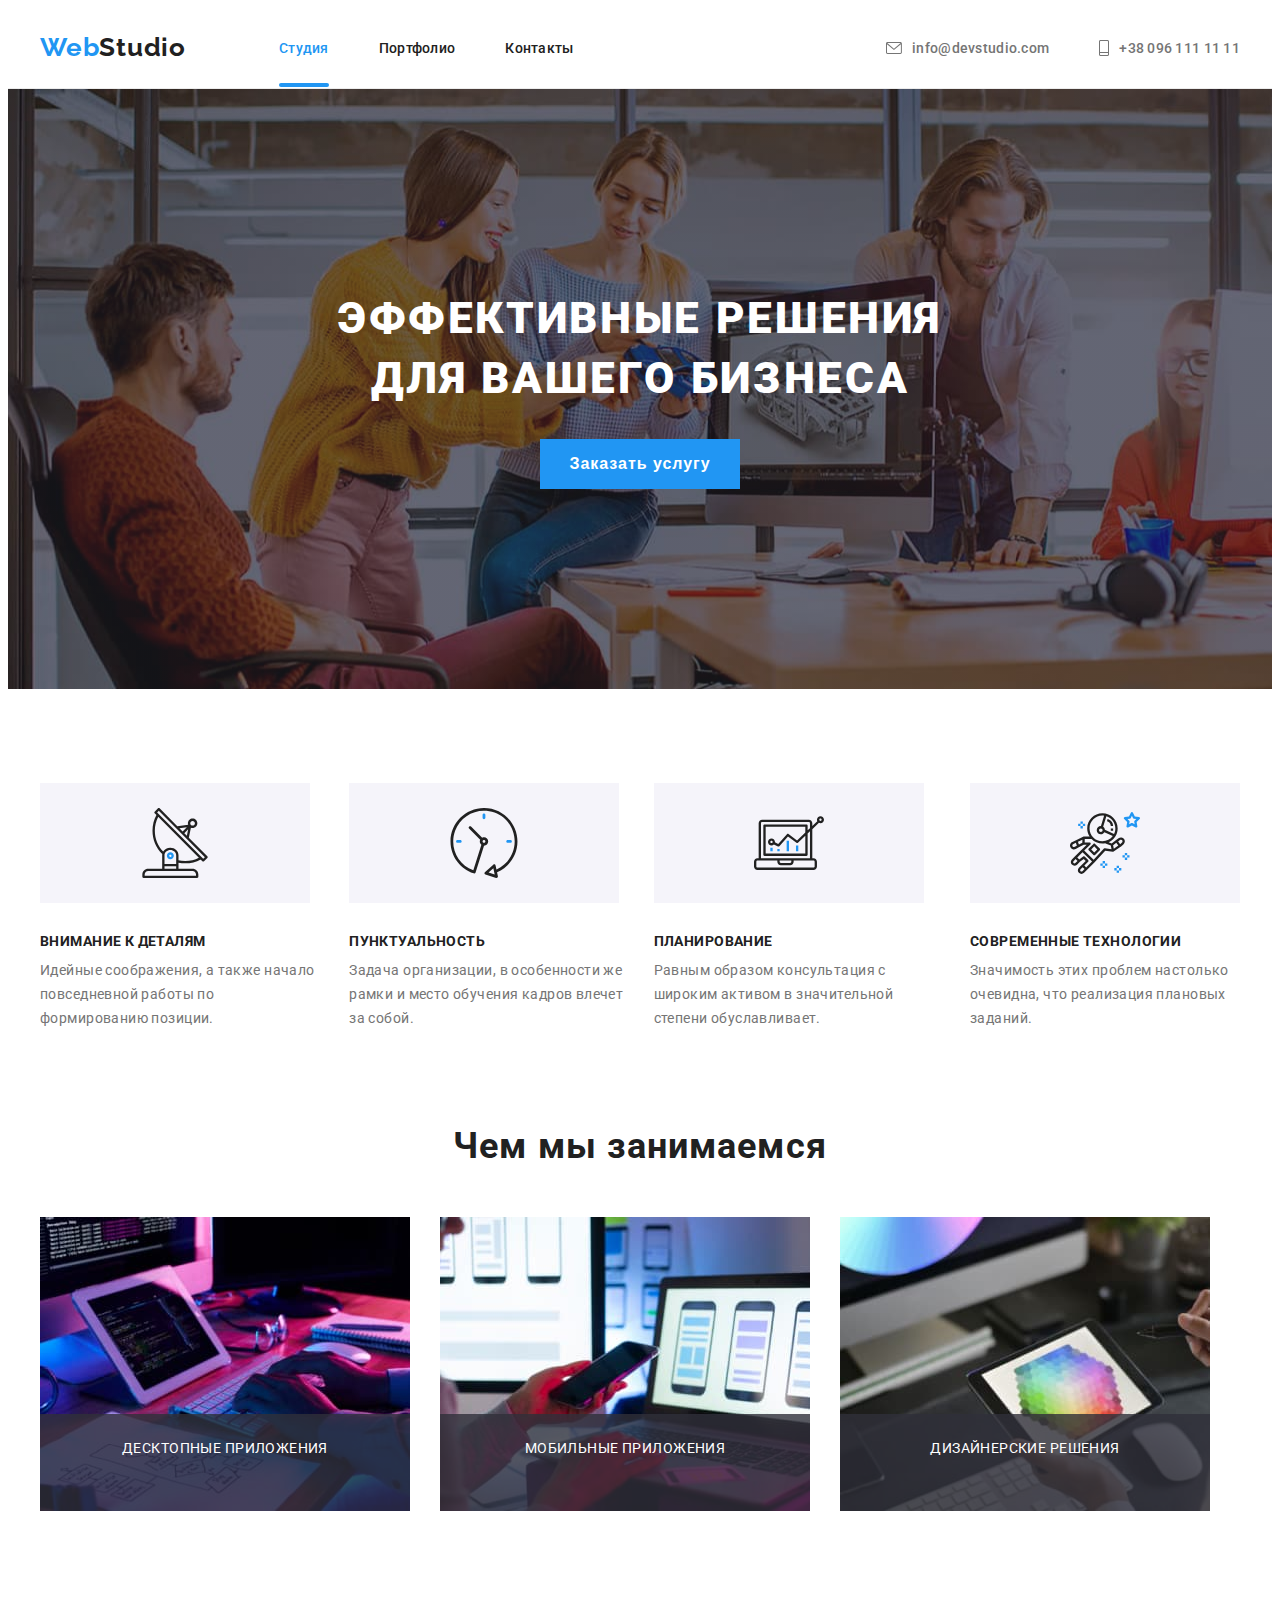
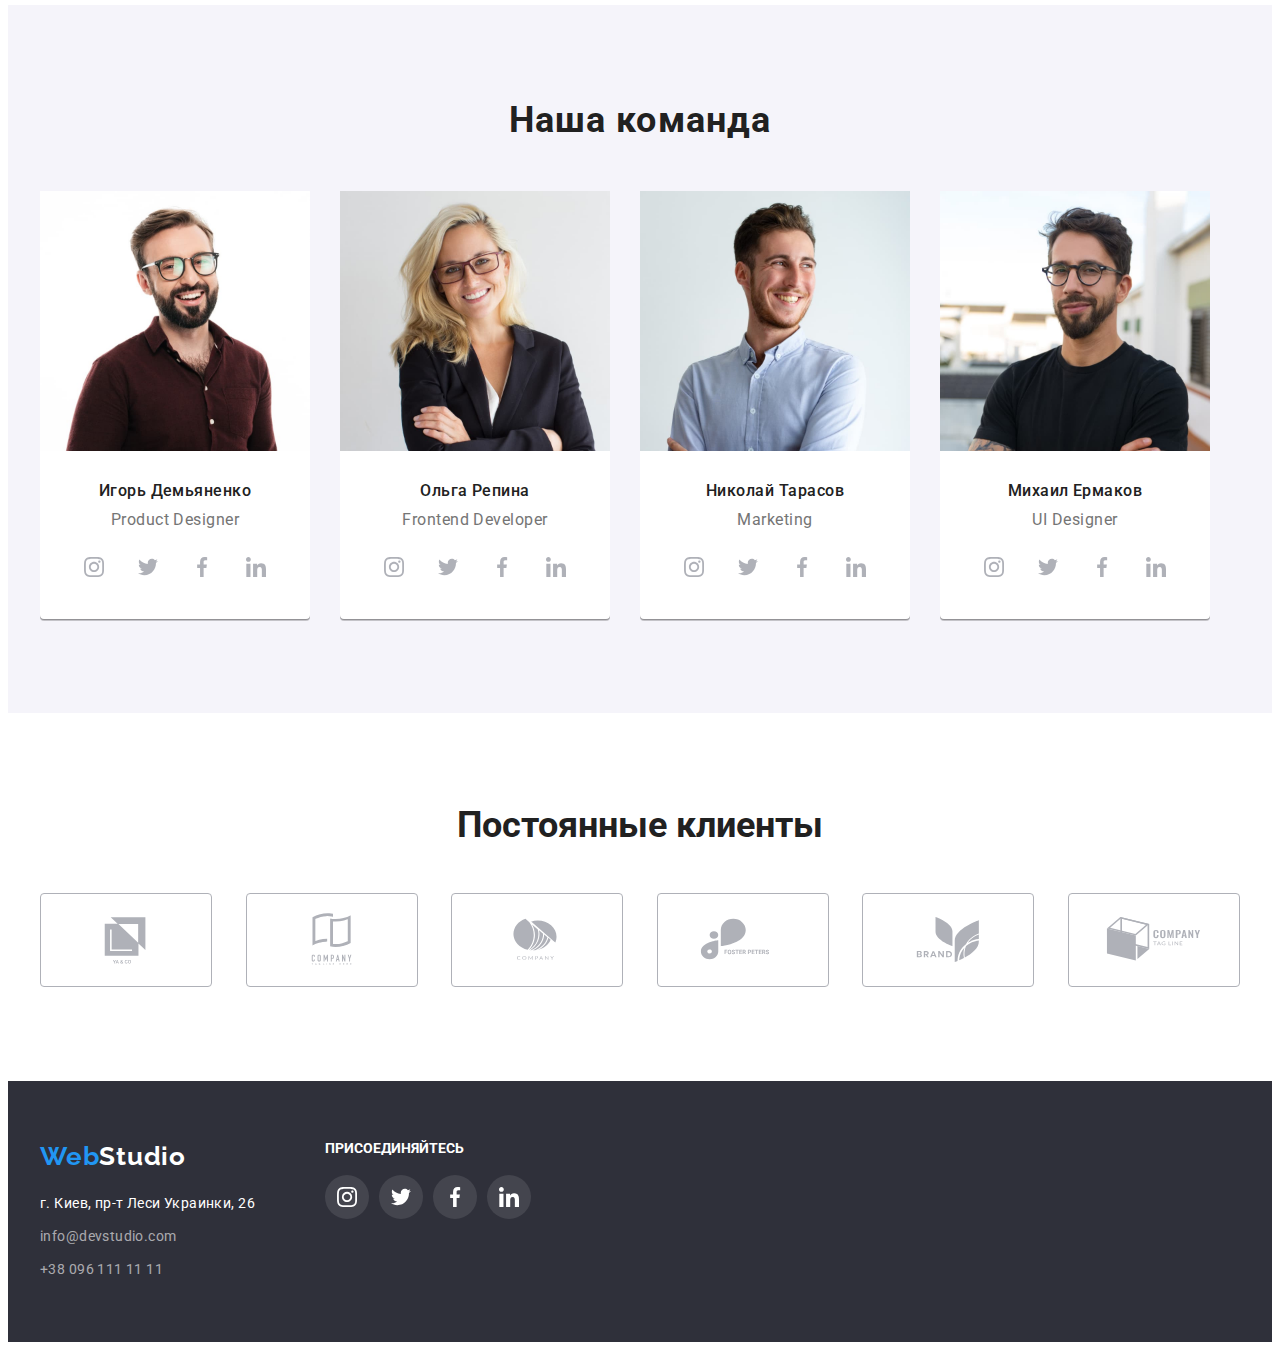
<file: index.html>
<!DOCTYPE html>
<html lang="ru">

<head>
    <meta charset="UTF-8" />
    <meta http-equiv="X-UA-Compatible" content="IE=edge" />
    <meta name="viewport" content="width=, initial-scale=1.0" />
    <title>Document</title>
    <link
        href="https://fonts.googleapis.com/css2?family=Raleway:wght@700&family=Roboto:wght@400;500;700;900&display=swap"
        rel="stylesheet">
    <link rel="stylesheet" href="https://cdnjs.cloudflare.com/ajax/libs/modern-normalize/1.1.0/modern-normalize.min.css"
        integrity="sha512-wpPYUAdjBVSE4KJnH1VR1HeZfpl1ub8YT/NKx4PuQ5NmX2tKuGu6U/JRp5y+Y8XG2tV+wKQpNHVUX03MfMFn9Q=="
        crossorigin="anonymous" referrerpolicy="no-referrer" />
    <link rel="stylesheet" href="./css/styles.css" />
</head>

<body>
    <header class="header">
        <div class="container header-container">
            <nav class="header-navigation">
                <a lang="en" class="link header-web-logo" href="./index.html">Web<span
                        class="header-Studio-logo">Studio</span></a>
                <ul class="list header-list">
                    <li class="header-item"><a class="link header-link current" href="./index.html">Студия</a></li>
                    <li class="header-item"><a class="link header-link" href="./portfolio.html">Портфолио</a></li>
                    <li class="header-item"><a class="link header-link" href="">Контакты</a></li>
                </ul>
            </nav>
            <ul class="header-connect-list list">
                <li class="header-connect-item"><a class="header-mailto link" href="mailto:info@devstudio.com">
                        <svg class="header-connect-icon-mailto" width="16" height="12">
                            <use href="./image/icons.svg#icon-mail"></use>
                        </svg>info@devstudio.com</a>
                </li>
                <li class="header-connect-item"><a class="header-tel-link link" href="tel:+380961111111">
                        <svg class="header-connect-icon-tel" width="10" height="16">
                            <use href="./image/icons.svg#icon-tel"></use>
                        </svg>+38 096 111 11 11</a>
                </li>
            </ul>
        </div>
    </header>
    <main>
        <section class="hero">
            <div class="container hero-container">
                <h1 class="hero-title">Эффективные решения для вашего бизнеса</h1>
            </div>
            <div class="hero-container-btn"><button class="hero-btn" type="button" data-modal-open>
                    Заказать услугу</button>
            </div>
        </section>
        <section class="benefits">
            <div class="container benefits-container">
                <ul class="benefits-list list">
                    <li class="benefits-item">
                        <div class="benefits-item-icon">
                            <svg class="benefits-icon" width="70" height="70">
                                <use href="./image/icons.svg#icon-antenna"></use>
                            </svg>
                        </div>
                        <h3 class="benefits-title">Внимание к деталям</h3>
                        <p class="benefits-text">Идейные соображения, а также начало повседневной работы по формированию
                            позиции.</p>
                    </li>
                    <li class="benefits-item">
                        <div class="benefits-item-icon">
                            <svg class="benefits-icon" width="70" height="70">
                                <use href="./image/icons.svg#icon-clock"></use>
                            </svg>
                        </div>
                        <h3 class="benefits-title">Пунктуальность</h3>
                        <p class="benefits-text">Задача организации, в особенности же рамки и место обучения кадров
                            влечет
                            за собой.</p>
                    </li>
                    <li class="benefits-item">
                        <div class="benefits-item-icon">
                            <svg class="benefits-icon" width="70" height="70">
                                <use href="./image/icons.svg#icon-diagram"></use>
                            </svg>
                        </div>
                        <h3 class="benefits-title">Планирование</h3>
                        <p class="benefits-text"> Равным образом консультация с широким активом в значительной степени
                            обуславливает.</p>
                    </li>
                    <li class="benefits-item">
                        <div class="benefits-item-icon">
                            <svg class="benefits-icon" width="70" height="70">
                                <use href="./image/icons.svg#icon-astronaut"></use>
                            </svg>
                        </div>
                        <h3 class="benefits-title">Современные технологии</h3>
                        <p class="benefits-text">Значимость этих проблем настолько очевидна, что реализация плановых
                            заданий.</p>
                    </li>
                </ul>
            </div>
        </section>
        <section class="about">
            <div class="container about-container">
                <h2 class="about-title">Чем мы занимаемся</h2>
                <ul class="about-list list">
                    <li class="about-item">
                        <img class="about-item-img" src="./image/img1.jpg" alt="варианты работы за компьютером"
                            width="370" height="294" />
                        <div class="about-item-text">Десктопные приложения</div>
                    </li>
                    <li class="about-item">
                        <img class="about-item-img" src="./image/img2.jpg" alt="варианты работы за компьютером"
                            width="370" height="294" />
                        <div class="about-item-text">Мобильные приложения</div>
                    </li>
                    <li class="about-item">
                        <img class="about-item-img" src="./image/img3.jpg" alt="варианты работы за компьютером"
                            width="370" height="294" />
                        <div class="about-item-text">Дизайнерские решения</div>
                    </li>
                </ul>
            </div>
        </section>
        <section class="team">
            <div class="container team-container">
                <h2 class="team-title">Наша команда</h2>
                <ul class="team-list list">
                    <li class="team-item">
                        <img class="team-item-img" src="./image/img4.jpg" alt="фото Игоря Демьяненко" width="270"
                            height="260" />
                        <div class="team-card-image">
                            <h3 class="team-item-title">Игорь Демьяненко</h3>
                            <p lang="en" class="team-item-text">Product Designer</p>
                            <ul class="team-social-list list">
                                <li class="team-social-item">
                                    <a href="" class="team-social-link link">
                                        <svg class="team-social-icon" width="20" height="20">
                                            <use href="./image/icons.svg#icon-instagram"></use>
                                        </svg>
                                    </a>
                                </li>
                                <li class="team-social-item">
                                    <a href="" class="team-social-link link">
                                        <svg class="team-social-icon" width="20" height="20">
                                            <use href="./image/icons.svg#icon-twitter"></use>
                                        </svg>
                                    </a>
                                </li>
                                <li class="team-social-item">
                                    <a href="" class="team-social-link link">
                                        <svg class="team-social-icon" width="20" height="20">
                                            <use href="./image/icons.svg#icon-facebook"></use>
                                        </svg>
                                    </a>
                                </li>
                                <li class="team-social-item">
                                    <a href="" class="team-social-link link">
                                        <svg class="team-social-icon" width="20" height="20">
                                            <use href="./image/icons.svg#icon-linkedin"></use>
                                        </svg>
                                    </a>
                                </li>
                            </ul>
                        </div>
                    </li>
                    <li class="team-item">
                        <img class="team-item-img" src="./image/img5.jpg" alt="фото Ольги Репиной" width="270"
                            height="260" />
                        <div class="team-card-image">
                            <h3 class="team-item-title">Ольга Репина</h3>
                            <p lang="en" class="team-item-text">Frontend Developer</p>
                            <ul class="team-social-list list">
                                <li class="team-social-item">
                                    <a href="" class="team-social-link">
                                        <svg class="team-social-icon" width="20" height="20">
                                            <use href="./image/icons.svg#icon-instagram"></use>
                                        </svg>
                                    </a>
                                </li>
                                <li class="team-social-item">
                                    <a href="" class="team-social-link">
                                        <svg class="team-social-icon" width="20" height="20">
                                            <use href="./image/icons.svg#icon-twitter"></use>
                                        </svg>
                                    </a>
                                </li>
                                <li class="team-social-item">
                                    <a href="" class="team-social-link">
                                        <svg class="team-social-icon" width="20" height="20">
                                            <use href="./image/icons.svg#icon-facebook"></use>
                                        </svg>
                                    </a>
                                </li>
                                <li class="team-social-item">
                                    <a href="" class="team-social-link">
                                        <svg class="team-social-icon" width="20" height="20">
                                            <use href="./image/icons.svg#icon-linkedin"></use>
                                        </svg>
                                    </a>
                                </li>
                            </ul>
                        </div>
                    </li>
                    <li class="team-item">
                        <img class="team-item-img" src="./image/img6.jpg" alt="фото Николая Тарасова" width="270"
                            height="260" />
                        <div class="team-card-image">
                            <h3 class="team-item-title">Николай Тарасов</h3>
                            <p lang="en" class="team-item-text">Marketing</p>
                            <ul class="team-social-list list">
                                <li class="team-social-item">
                                    <a href="" class="team-social-link">
                                        <svg class="team-social-icon" width="20" height="20">
                                            <use href="./image/icons.svg#icon-instagram"></use>
                                        </svg>
                                    </a>
                                </li>
                                <li class="team-social-item">
                                    <a href="" class="team-social-link">
                                        <svg class="team-social-icon" width="20" height="20">
                                            <use href="./image/icons.svg#icon-twitter"></use>
                                        </svg>
                                    </a>
                                </li>
                                <li class="team-social-item">
                                    <a href="" class="team-social-link">
                                        <svg class="team-social-icon" width="20" height="20">
                                            <use href="./image/icons.svg#icon-facebook"></use>
                                        </svg>
                                    </a>
                                </li>
                                <li class="team-social-item">
                                    <a href="" class="team-social-link">
                                        <svg class="team-social-icon" width="20" height="20">
                                            <use href="./image/icons.svg#icon-linkedin"></use>
                                        </svg>
                                    </a>
                                </li>
                            </ul>
                        </div>
                    </li>
                    <li class="team-item">
                        <img class="team-item-img" src="./image/img7.jpg" alt="фото Михаила Ермакова" width="270"
                            height="260" />
                        <div class="team-card-image">
                            <h3 class="team-item-title">Михаил Ермаков</h3>
                            <p lang="en" class="team-item-text">UI Designer</p>
                            <ul class="team-social-list list">
                                <li class="team-social-item">
                                    <a href="" class="team-social-link">
                                        <svg class="team-social-icon" width="20" height="20">
                                            <use href="./image/icons.svg#icon-instagram"></use>
                                        </svg>
                                    </a>
                                </li>
                                <li class="team-social-item">
                                    <a href="" class="team-social-link">
                                        <svg class="team-social-icon" width="20" height="20">
                                            <use href="./image/icons.svg#icon-twitter"></use>
                                        </svg>
                                    </a>
                                </li>
                                <li class="team-social-item">
                                    <a href="" class="team-social-link">
                                        <svg class="team-social-icon" width="20" height="20">
                                            <use href="./image/icons.svg#icon-facebook"></use>
                                        </svg>
                                    </a>
                                </li>
                                <li class="team-social-item">
                                    <a href="" class="team-social-link">
                                        <svg class="team-social-icon" width="20" height="20">
                                            <use href="./image/icons.svg#icon-linkedin"></use>
                                        </svg>
                                    </a>
                                </li>
                            </ul>
                        </div>
                    </li>
                </ul>
            </div>
        </section>
        <section class="customers">
            <div class="container customers-container">
                <h2 class="customers-title">Постоянные клиенты</h2>
                <ul class="customers-list list">
                    <li class="customers-item">
                        <a href="" class="customers-link link">
                            <svg class="customers-svg">
                                <use href="./image/icons.svg#icon-Logo-1"></use>
                            </svg>
                        </a>
                    </li>
                    <li class="customers-item">
                        <a href="" class="customers-link link">
                            <svg class="customers-svg">
                                <use href="./image/icons.svg#icon-Logo-2"></use>
                            </svg>
                        </a>
                    </li>
                    <li class="customers-item">
                        <a href="" class="customers-link link">
                            <svg class="customers-svg">
                                <use href="./image/icons.svg#icon-Logo-3"></use>
                            </svg>
                        </a>
                    </li>
                    <li class="customers-item">
                        <a href="" class="customers-link link">
                            <svg class="customers-svg">
                                <use href="./image/icons.svg#icon-Logo-4"></use>
                            </svg>
                        </a>
                    </li>
                    <li class="customers-item">
                        <a href="" class="customers-link link">
                            <svg class="customers-svg">
                                <use href="./image/icons.svg#icon-Logo-5"></use>
                            </svg>
                        </a>
                    </li>
                    <li class="customers-item">
                        <a href="" class="customers-link link">
                            <svg class="customers-svg">
                                <use href="./image/icons.svg#icon-Logo-6"></use>
                            </svg>
                        </a>
                    </li>
                </ul>

            </div>
        </section>
    </main>
    <footer class="footer">
        <div class="container footer-container">
            <div class="footer-container-address">
                <a lang="en" class="link footer-web-logo" href="./index.html">Web<span
                        class="footer-Studio-logo">Studio</span></a>
                <address class="footer-address">
                    <ul class="footer-list list">
                        <li class="footer-item">
                            <a class="footer-link link" href="https://goo.gl/maps/U1iyjjEfAbTLzfu76" target="_blank"
                                rel="noopener noreferrer">г. Киев, пр-т Леси Украинки, 26
                            </a>
                        </li>
                        <li class="footer-item"><a class="footer-mailto link"
                                href="mailto:info@devstudio.com">info@devstudio.com</a></li>
                        <li class="footer-item"><a class="footer-tel link" href="tel:+380961111111">+38 096 111 11
                                11</a>
                        </li>
                    </ul>
                </address>
            </div>
            <div class="footer-container-link">
                <h3 class="footer-container-link-title">ПРИСОЕДИНЯЙТЕСЬ</h3>
                <ul class="footer-social-list list">
                    <li class="footer-social-item">
                        <a href="" class="footer-social-link link">
                            <svg class="footer-social-icon" width="20" height="20">
                                <use href="./image/icons.svg#icon-instagram"></use>
                            </svg>
                        </a>
                    </li>
                    <li class="footer-social-item">
                        <a href="" class="footer-social-link link">
                            <svg class="footer-social-icon" width="20" height="20">
                                <use href="./image/icons.svg#icon-twitter"></use>
                            </svg>
                        </a>
                    </li>
                    <li class="footer-social-item">
                        <a href="" class="footer-social-link link">
                            <svg class="footer-social-icon" width="20" height="20">
                                <use href="./image/icons.svg#icon-facebook"></use>
                            </svg>
                        </a>
                    </li>
                    <li class="footer-social-item">
                        <a href="" class="footer-social-link link">
                            <svg class="footer-social-icon" width="20" height="20">
                                <use href="./image/icons.svg#icon-linkedin"></use>
                            </svg>
                        </a>
                    </li>
                </ul>
            </div>
        </div>
    </footer>
    <div class="backdrop is-hidden" data-modal>
        <div class="modal">
            <button type="button" class="modal-close" data-modal-close>
                <svg class="modal-close-icon" width="11" height="11">
                    <use href="./image/icons.svg#icon-Vector"></use>
                </svg>
            </button>
        </div>
    </div>
    <script src="./js/modal.js"></script>
</body>

</html>
</file>
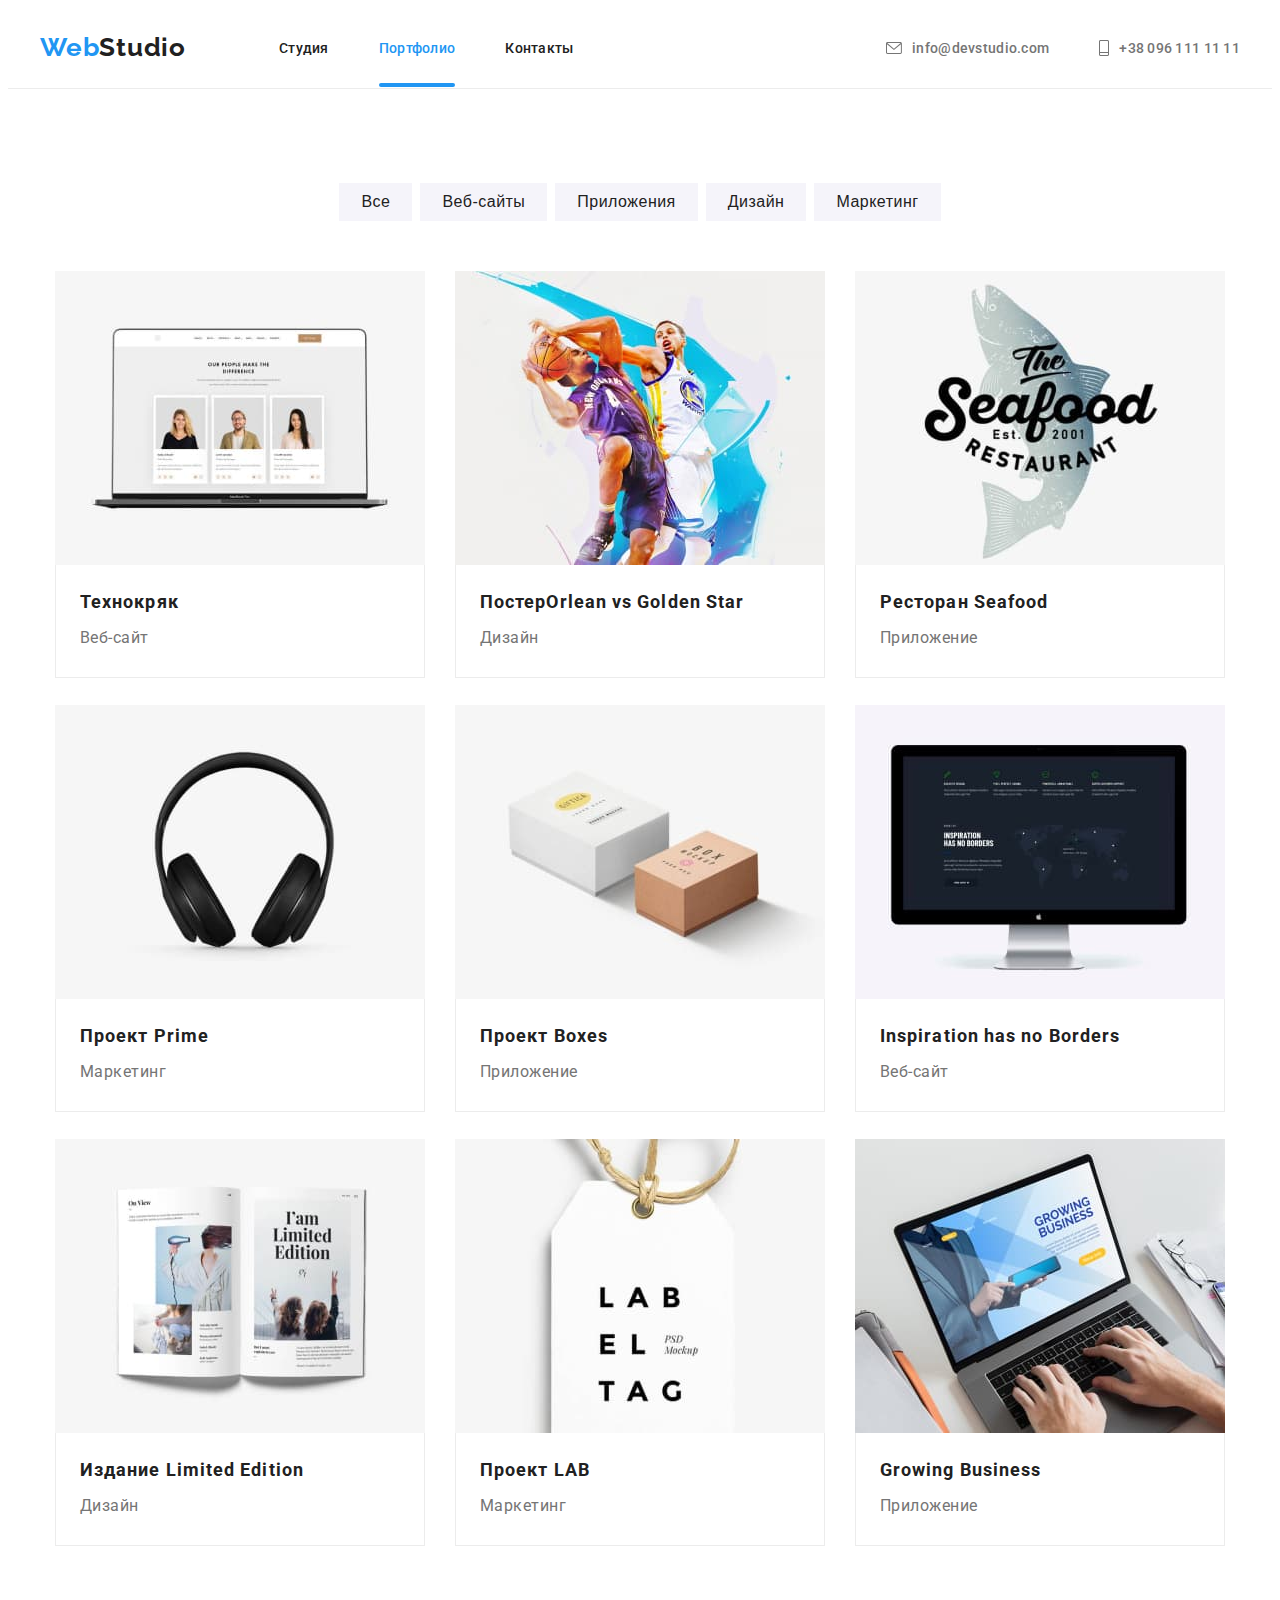
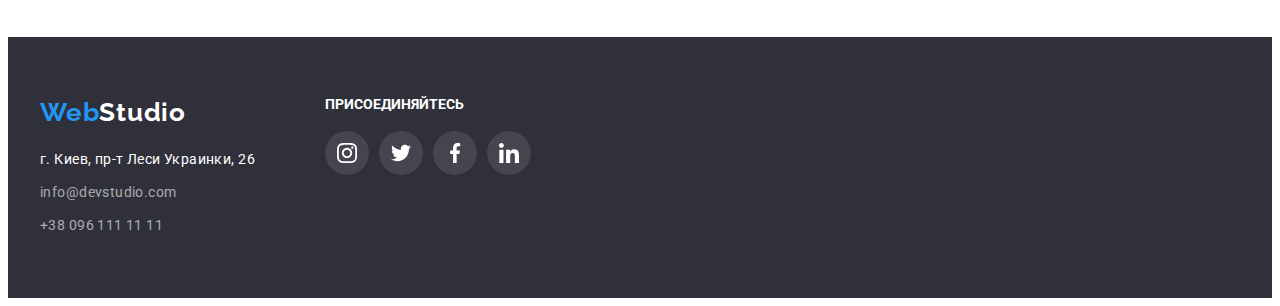
<file: portfolio.html>
<!DOCTYPE html>
<html lang="ru">

<head>
  <meta charset="UTF-8" />
  <meta http-equiv="X-UA-Compatible" content="IE=edge" />
  <meta name="viewport" content="width=, initial-scale=1.0" />
  <title>Document</title>
  <link href="https://fonts.googleapis.com/css2?family=Raleway:wght@700&family=Roboto:wght@400;500;700;900&display=swap"
    rel="stylesheet">
  <link rel="stylesheet" href="https://cdnjs.cloudflare.com/ajax/libs/modern-normalize/1.1.0/modern-normalize.min.css"
    integrity="sha512-wpPYUAdjBVSE4KJnH1VR1HeZfpl1ub8YT/NKx4PuQ5NmX2tKuGu6U/JRp5y+Y8XG2tV+wKQpNHVUX03MfMFn9Q=="
    crossorigin="anonymous" referrerpolicy="no-referrer" />
  <link rel="stylesheet" href="./css/styles.css" />
</head>

<body>
  <header class="header">
    <div class="container header-container">
      <nav class="header-navigation">
        <a lang="en" class="link header-web-logo" href="./index.html">Web<span
            class="header-Studio-logo">Studio</span></a>
        <ul class="list header-list">
          <li class="header-item"><a class="link header-link" href="./index.html">Студия</a></li>
          <li class="header-item"><a class="link header-link current" href="./portfolio.html">Портфолио</a></li>
          <li class="header-item"><a class="link header-link" href="">Контакты</a></li>
        </ul>
      </nav>
      <ul class="header-connect-list list">
        <li class="header-connect-item"><a class="header-mailto link" href="mailto:info@devstudio.com">
            <svg class="header-connect-icon-mailto" width="16" height="12">
              <use href="./image/icons.svg#icon-mail"></use>
            </svg>info@devstudio.com</a>
        </li>
        <li class="header-connect-item"><a class="header-tel-link link" href="tel:+380961111111">
            <svg class="header-connect-icon-tel" width="10" height="16">
              <use href="./image/icons.svg#icon-tel"></use>
            </svg>+38 096 111 11 11</a>
        </li>
      </ul>
    </div>
  </header>
  <main>
    <section class="studio">
      <div class="container studio-container">
        <h1 class="visually-hidden">Скрытый заголовок</h1>
        <ul class="studio-list-btn list">
          <li class="studio-item-btn"><button class="studio-btn" type="button">Все</button></li>
          <li class="studio-item-btn"><button class="studio-btn" type="button">Веб-сайты</button></li>
          <li class="studio-item-btn"><button class="studio-btn" type="button">Приложения</button></li>
          <li class="studio-item-btn"><button class="studio-btn" type="button">Дизайн</button></li>
          <li class="studio-item-btn"><button class="studio-btn" type="button">Маркетинг</button></li>
        </ul>
        <ul class="studio-list list">
          <li class="studio-item">
            <a class="link studio-link">
              <div class="studio-item-wrap">
                <img class="studio-item-img" src="./image/img8.jpg" alt="монитор компьютера с фотографиями" width="370"
                  height="294" />
                <p class="studio-item-text">Технокряк это современная площадка распространения коронавируса.
                  Компании используют эту платформу для цифрового шпионажа и атак на защищённые сервера конкурентов.</p>
              </div>
              <div class="studio-card-image">
                <h3 class="studio-title">Технокряк</h3>
                <p class="studio-text">Веб-сайт</p>
              </div>
            </a>
          </li>
          <li class="studio-item">
            <a class="link studio-link">
              <div class="studio-item-wrap">
                <img class="studio-item-img" src="./image/img9.jpg" alt="два баскетболиста борются за мяч" width="370"
                  height="294" />
                <p class="studio-item-text">Технокряк это современная площадка распространения коронавируса.
                  Компании используют эту платформу для цифрового шпионажа и атак на защищённые сервера конкурентов.</p>
              </div>
              <div class="studio-card-image">
                <h3 class="studio-title">Постер<span lang="en">Orlean vs Golden Star</span> </h3>
                <p class="studio-text">Дизайн</p>
              </div>
            </a>
          </li>
          <li class="studio-item">
            <a class="link studio-link">
              <div class="studio-item-wrap">
                <img class="studio-item-img" src="./image/img10.jpg" alt="логотип ресторана SeaFood" width="370"
                  height="294" />
                <p class="studio-item-text">Технокряк это современная площадка распространения коронавируса.
                  Компании используют эту платформу для цифрового шпионажа и атак на защищённые сервера конкурентов.</p>
              </div>
              <div class="studio-card-image">
                <h3 class="studio-title">Ресторан <span lang="en">Seafood</span></h3>
                <p class="studio-text">Приложение</p>
              </div>
            </a>
          </li>
          <li class="studio-item">
            <a class="link studio-link">
              <div class="studio-item-wrap">
                <img class="studio-item-img" src="./image/img11.jpg" alt="наушники" width="370" height="294" />
                <p class="studio-item-text">Технокряк это современная площадка распространения коронавируса.
                  Компании используют эту платформу для цифрового шпионажа и атак на защищённые сервера конкурентов.</p>
              </div>
              <div class="studio-card-image">
                <h3 class="studio-title">Проект <span lang="en"></span>Prime</h3>
                <p class="studio-text">Маркетинг</p>
              </div>
            </a>
          </li>
          <li class="studio-item">
            <a class="link studio-link">
              <div class="studio-item-wrap">
                <img class="studio-item-img" src="./image/img12.jpg" alt="две коробки" width="370" height="294">
                <p class="studio-item-text">Технокряк это современная площадка распространения коронавируса.
                  Компании используют эту платформу для цифрового шпионажа и атак на защищённые сервера конкурентов.</p>
              </div>
              <div class="studio-card-image">
                <h3 class="studio-title">Проект <span lang="en">Boxes</span></h3>
                <p class="studio-text">Приложение</p>
              </div>
            </a>
          </li>
          <li class="studio-item">
            <a class="link studio-link">
              <div class="studio-item-wrap">
                <img class="studio-item-img" src="./image/img13.jpg" alt="экран монитора компьютера" width="370"
                  height="294" />
                <p class="studio-item-text">Технокряк это современная площадка распространения коронавируса.
                  Компании используют эту платформу для цифрового шпионажа и атак на защищённые сервера конкурентов.</p>
              </div>
              <div class="studio-card-image">
                <h3 class="studio-title" lang="en">Inspiration has no Borders</h3>
                <p class="studio-text">Веб-сайт</p>
              </div>
            </a>
          </li>
          <li class="studio-item">
            <a class="link studio-link">
              <div class="studio-item-wrap">
                <img class="studio-item-img" src="./image/img14.jpg" alt="открытая книга" width="370" height="294" />
                <p class="studio-item-text">Технокряк это современная площадка распространения коронавируса.
                  Компании используют эту платформу для цифрового шпионажа и атак на защищённые сервера конкурентов.</p>
              </div>
              <div class="studio-card-image">
                <h3 class="studio-title">Издание <span lang="en">Limited Edition</span></h3>
                <p class="studio-text">Дизайн</p>
              </div>
            </a>
          </li>
          <li class="studio-item">
            <a class="link studio-link">
              <div class="studio-item-wrap">
                <img class="studio-item-img" src="./image/img15.jpg" alt="товарный ярлык" width="370" height="294" />
                <p class="studio-item-text">Технокряк это современная площадка распространения коронавируса.
                  Компании используют эту платформу для цифрового шпионажа и атак на защищённые сервера конкурентов.</p>
              </div>
              <div class="studio-card-image">
                <h3 class="studio-title">Проект <span lang="en">LAB</span></h3>
                <p class="studio-text">Маркетинг</p>
              </div>
            </a>
          </li>
          <li class="studio-item">
            <a class="link studio-link">
              <div class="studio-item-wrap">
                <img class="studio-item-img" src="./image/img16.jpg" alt="человек работает за ноутбуком" width="370"
                  height="294" />
                <p class="studio-item-text">Технокряк это современная площадка распространения коронавируса.
                  Компании используют эту платформу для цифрового шпионажа и атак на защищённые сервера конкурентов.</p>
              </div>
              <div class="studio-card-image">
                <h3 class="studio-title" lang="en">Growing Business</h3>
                <p class="studio-text">Приложение</p>
              </div>
            </a>
          </li>
        </ul>
      </div>
    </section>
  </main>
  <footer class="footer">
    <div class="container footer-container">
      <div class="footer-container-address">
        <a lang="en" class="link footer-web-logo" href="./index.html">Web<span
            class="footer-Studio-logo">Studio</span></a>
        <address class="footer-address">
          <ul class="footer-list list">
            <li class="footer-item">
              <a class="footer-link link" href="https://goo.gl/maps/U1iyjjEfAbTLzfu76" target="_blank"
                rel="noopener noreferrer">г. Киев, пр-т Леси Украинки, 26
              </a>
            </li>
            <li class="footer-item"><a class="footer-mailto link"
                href="mailto:info@devstudio.com">info@devstudio.com</a></li>
            <li class="footer-item"><a class="footer-tel link" href="tel:+380961111111">+38 096 111 11 11</a>
            </li>
          </ul>
        </address>
      </div>
      <div class="footer-container-link">
        <h3 class="footer-container-link-title">ПРИСОЕДИНЯЙТЕСЬ</h3>
        <ul class="footer-social-list list">
          <li class="footer-social-item">
            <a href="" class="footer-social-link link">
              <svg class="footer-social-icon" width="20" height="20">
                <use href="./image/icons.svg#icon-instagram"></use>
              </svg>
            </a>
          </li>
          <li class="footer-social-item">
            <a href="" class="footer-social-link link">
              <svg class="footer-social-icon" width="20" height="20">
                <use href="./image/icons.svg#icon-twitter"></use>
              </svg>
            </a>
          </li>
          <li class="footer-social-item">
            <a href="" class="footer-social-link link">
              <svg class="footer-social-icon" width="20" height="20">
                <use href="./image/icons.svg#icon-facebook"></use>
              </svg>
            </a>
          </li>
          <li class="footer-social-item">
            <a href="" class="footer-social-link link">
              <svg class="footer-social-icon" width="20" height="20">
                <use href="./image/icons.svg#icon-linkedin"></use>
              </svg>
            </a>
          </li>
        </ul>
      </div>
    </div>
  </footer>
</body>

</html>
</file>
<file: css/styles.css>
:root {
  --main-title-color: #ffffff;
  --second-title-color: #212121;
  --main-text-color: #757575;
  --second-text-color: rgba(255, 255, 255, 0.6);
  --accent-color: #2196f3;
  --main-btn-color: #ffffff;
  --second-btn-color: #212121;
  --main-header-text-color: #212121;
  --second-header-text-color: #757575;
  --second-accent-color: #188ce8;
  --second-section-color: #f5f4fa;
  --icon-color: #afb1b8;
  --timing-function: cubic-bezier(0.4, 0, 0.2, 1);
}

p,
h1,
h2,
h3,
h4,
h5,
h6 {
  margin: 0;
}

ul {
  margin: 0;
  padding: 0;
}

img {
  display: block;
  max-width: 100%;
}

.container {
  width: 1200px;
  padding-left: 15px;
  padding-right: 15px;
  margin: 0 auto;
}

body {
  font-family: "Roboto", sans-serif;
  color: var(--main-text-color);
}

.list {
  list-style: none;
}

.link {
  text-decoration: none;
}

.visually-hidden {
  position: absolute;
  white-space: nowrap;
  width: 1px;
  height: 1px;
  overflow: hidden;
  border: 0;
  padding: 0;
  clip: rect(0 0 0 0);
  clip-path: inset(50%);
  margin: -1px;
}

/* !------------------------header---------------------------------*/

.header {
  background: #ffffff;
  padding-top: 24px;
  padding-bottom: 25px;
  border-bottom: 1px solid #ececec;
}

.header-container {
  display: flex;
  align-items: center;
}

.header-navigation {
  display: flex;
  align-items: center;
}

.header-web-logo {
  font-family: Raleway;
  font-style: normal;
  font-weight: 700;
  font-size: 26px;
  line-height: 1.2;
  letter-spacing: 0.03em;
  color: var(--accent-color);
}

.header-Studio-logo {
  margin-right: 93px;
  color: var(--second-btn-color);
}

.header-list {
  display: flex;
}

.header-item:not(:last-child) {
  margin-right: 50px;
}

.header-link {
  padding-top: 31px;
  padding-bottom: 31px;

  position: relative;

  font-weight: 500;
  font-size: 14px;
  line-height: 1.15;
  letter-spacing: 0.02em;
  color: var(--main-header-text-color);
  transition: color 250ms linear;
}

.header-link:hover,
.header-link:focus {
  color: var(--accent-color);
}

.header-link.current::after {
  content: "";
  position: absolute;
  left: 0;
  bottom: 0;

  display: block;
  width: 100%;
  height: 4px;
  border-radius: 2px;
  background-color: var(--accent-color);

  opacity: 1;
  transition: opacity 250ms var(--timing-function);
}

.current {
  color: var(--accent-color);
}

.header-link:hover::after {
  display: block;
  background-color: var(--accent-color);
  opacity: 1;
}

.header-connect-list {
  display: flex;
  margin-left: auto;
}

.header-connect-item {
  display: flex;
  align-items: center;
}

.header-mailto {
  display: flex;
  align-items: center;
  font-weight: 500;
  font-size: 14px;
  line-height: 1.15;
  letter-spacing: 0.02em;
  color: var(--second-header-text-color);
  transition: color 250ms linear;
}

.header-mailto:hover,
.header-mailto:focus {
  color: var(--accent-color);
}

.header-tel-link {
  display: flex;
  align-items: center;
  margin-left: 50px;

  font-weight: 500;
  font-size: 14px;
  line-height: 1.15;
  letter-spacing: 0.02em;
  color: var(--second-header-text-color);
  transition: color 250ms linear;
}

.header-tel-link:hover,
.header-tel-.header-link:focus {
  color: var(--accent-color);
}

.header-connect-icon-mailto {
  fill: currentColor;
  align-items: center;
  margin-right: 10px;
}

.header-connect-icon-tel {
  fill: currentColor;
  align-items: center;
  margin-right: 10px;
}

/* !----------------------------hero-----------------------------------*/

.hero {
  background-image: linear-gradient(
      rgba(47, 48, 58, 0.4),
      rgba(47, 48, 58, 0.4)
    ),
    url("../image/hero-bg.jpg");
  background-color: #2f303a;
  padding-top: 200px;
  padding-bottom: 200px;
  max-width: 1600px;
  padding-left: 15px;
  padding-right: 15px;
  margin: 0 auto;
}

.hero-container {
  display: flex;
  width: 696px;
  margin-right: auto;
  margin-left: auto;
  margin-bottom: 30px;
  text-align: center;
}

.hero-container-btn {
  display: flex;
  width: 200px;
  margin-right: auto;
  margin-left: auto;
  text-align: center;
}

.hero-title {
  font-weight: 900;
  font-size: 44px;
  line-height: 1.36;
  letter-spacing: 0.06em;
  text-transform: uppercase;
  color: var(--main-title-color);
}

.hero-btn {
  width: 200px;
  height: 50px;
  padding: 0;
  border: 0;

  cursor: pointer;
  background-color: var(--accent-color);
  font-weight: 700;
  font-size: 16px;
  line-height: 1.87;
  letter-spacing: 0.06em;
  color: var(--main-btn-color);
  transition: color 250ms linear, background-color 250ms linear;
}

.hero-btn:hover,
.hero-btn:focus {
  color: var(--main-btn-color);
  background-color: var(--second-accent-color);
}

/* !-------------------------------benefits------------------------------------*/

.benefits {
  padding-top: 94px;
  padding-bottom: 94px;
  background-color: var(--main-btn-color);
}

.benefits-list {
  display: flex;
}

.benefits-container {
  display: flex;
}

.benefits-item-icon {
  display: flex;
  width: 270px;
  height: 120px;
  align-items: center;
  justify-content: center;
  margin-bottom: 30px;
  background-color: var(--second-section-color);
}

.benefits-item:not(:last-child) {
  margin-right: 30px;
}

.benefits-title {
  margin-bottom: 10px;
  width: 270px;

  font-weight: 700;
  font-size: 14px;
  line-height: 1.15;
  letter-spacing: 0.03em;
  text-transform: uppercase;
  color: var(--second-title-color);
}

.benefits-text {
  font-weight: normal;
  font-size: 14px;
  line-height: 1.71;
  letter-spacing: 0.03em;
  color: var(--main-text-color);
}

/* !---------------------about-----------------------------------*/

.about {
  padding-bottom: 94px;
  background-color: var(--main-btn-color);
}

.about-title {
  margin-bottom: 50px;
  width: 377px;
  text-align: center;
  margin-left: auto;
  margin-right: auto;

  font-weight: 700;
  font-size: 36px;
  line-height: 1.17;
  letter-spacing: 0.03em;
  color: var(--second-title-color);
}

.about-container {
  text-align: center;
}

.about-list {
  display: flex;
}

.about-item {
  position: relative;
}

.about-item:not(:last-child) {
  margin-right: 30px;
}

.about-item-img {
  display: block;
  max-width: 100%;
  height: auto;
}

.about-item-text {
  position: absolute;
  bottom: 0;
  padding-top: 27px;
  /* justify-content: center;
  align-items: center;
  text-align: center; */
  width: 370px;
  height: 70px;
  background: rgba(47, 48, 58, 0.8);

  font-size: 14px;
  line-height: 1.14;
  text-align: center;
  letter-spacing: 0.03em;
  text-transform: uppercase;
  color: var(--main-btn-color);
}

/* !------------------------team-------------------------------------------*/

.team {
  padding-top: 94px;
  padding-bottom: 94px;
  background-color: var(--second-section-color);
}

.team-container {
  text-align: center;
}

.team-title {
  width: 265px;
  text-align: center;
  margin-left: auto;
  margin-right: auto;
  margin-bottom: 50px;

  font-weight: bold;
  font-size: 36px;
  line-height: 1.17;
  letter-spacing: 0.03em;
  color: #212121;
}

.team-list {
  display: flex;
}

.team-item-title {
  font-weight: 500;
  font-size: 16px;
  line-height: 1.19;
  letter-spacing: 0.03em;
  color: var(--second-title-color);
}

.team-item-text {
  font-weight: 400;
  font-size: 16px;
  line-height: 1.19;
  letter-spacing: 0.03em;
  color: var(--main-text-color);
}

.team-item:not(:last-child) {
  margin-right: 30px;
}

.team-item-text {
  padding-top: 10px;
  margin-bottom: 16px;
}

.team-item-img {
  display: block;
  max-width: 100%;
  height: auto;
}

.team-card-image {
  display: block;
  padding-top: 30px;
  padding-bottom: 30px;
  width: 270px;
  border-bottom-right-radius: 4px;
  border-bottom-left-radius: 4px;
  background-color: var(--main-title-color);
  box-shadow: 0px 2px rgba(0, 0, 0, 0.2), 0px 1px rgba(0, 0, 0, 0.14),
    0px 1px rgba(0, 0, 0, 0.12);
}

.team-social-list {
  display: flex;
  justify-content: center;
}

.team-social-item {
  width: 44px;
  height: 44px;
}

.team-social-item + .team-social-item {
  margin-left: 10px;
}

.team-social-link {
  width: 100%;
  height: 100%;
  border-radius: 50%;
  display: flex;
  align-items: center;
  justify-content: center;
  color: var(--icon-color);
}

.team-social-link:hover,
.team-social-link:focus {
  background-color: var(--accent-color);
  color: var(--main-title-color);
}

.team-social-icon {
  fill: currentColor;
}

/*  !---------------------CUSTOMERS---------------------- */

.customers {
  padding-top: 94px;
  padding-bottom: 94px;
  background-color: var(--main-btn-color);
}

.customers-container {
}

.customers-title {
  margin-bottom: 50px;

  font-weight: 700;
  font-size: 36px;
  line-height: 1.17;
  line-height: 100%;
  text-align: center;
  color: var(--second-title-color);
}

.customers-list {
  display: flex;
  justify-content: space-between;
}

.customers-item {
  display: flex;
}

.customers-link {
  display: flex;
  width: 170px;
  height: 92px;
  border: 1px solid #afb1b8;
  border-radius: 4px;
  justify-content: center;
  align-items: center;
  color: var(--icon-color);
}

.customers-link:hover,
.customers-link:focus {
  padding: 16px 32px 16px 32px;
  background-color: var(--main-title-color);
  color: var(--accent-color);
  border: 1px solid var(--accent-color);
}

.customers-svg {
  display: flex;
  width: 106px;
  height: 60px;
  fill: currentColor;
}

/* !--------------------------footer------------------------------------------*/

.footer {
  /* display: flex; */
  padding-top: 60px;
  padding-bottom: 60px;
  background-color: #2f303a;
}

.footer-container {
  /* display: block; */
  display: flex;
  /* justify-contact: baseline; */
}

.footer-web-logo {
  font-family: Raleway;
  font-style: normal;
  font-weight: 700;
  font-size: 26px;
  line-height: 1.2;
  letter-spacing: 0.03em;
  color: var(--accent-color);
}

.footer-Studio-logo {
  color: var(--main-title-color);
}

.footer-address {
  margin-top: 20px;
}

.footer-item:not(:last-child) {
  margin-bottom: 9px;
}

.footer-link {
  font-style: normal;
  font-weight: 400;
  font-size: 14px;
  line-height: 1.71;
  letter-spacing: 0.03em;
  color: #ffffff;
}

.footer-container-link {
  margin-left: 70px;
}

.footer-container-link-title {
  font-size: 14px;
  line-height: 1.14;
  line-height: 100%;
  vertical-align: Top;
  color: var(--main-title-color);
}

.footer-link:hover,
.footer-link:focus {
  color: var(--accent-color);
}

.footer-mailto {
  font-style: normal;
  font-weight: 400;
  font-size: 14px;
  line-height: 1.71;
  letter-spacing: 0.03em;
  color: var(--second-text-color);
}

.footer-mailto:hover,
.footer-mailto:focus {
  color: var(--accent-color);
}

.footer-tel {
  font-style: normal;
  font-weight: 400;
  font-size: 14px;
  line-height: 1.71;
  letter-spacing: 0.03em;
  color: var(--second-text-color);
}

.footer-tel:hover,
.footer-tel:focus {
  color: var(--accent-color);
}

.footer-social-list {
  display: flex;
}

.footer-social-link {
  width: 100%;
  height: 100%;
  border-radius: 50%;
  display: flex;
  align-items: center;
  justify-content: center;
  color: var(--main-title-color);
  background-color: rgba(255, 255, 255, 0.1);
}

.footer-social-item {
  margin-top: 20px;
  width: 44px;
  height: 44px;
}

.footer-social-item:not(:last-child) {
  margin-right: 10px;
}

.footer-social-link:hover,
.footer-social-link:focus {
  background-color: var(--accent-color);
  color: var(--main-title-color);
}

.footer-social-icon {
  fill: currentColor;
}

/* !-----------------------studio------------------------------------------*/

.studio {
  padding-top: 94px;
  padding-bottom: 94px;
  background-color: var(--main-btn-color);
}

.studio-container {
  display: block;
}

.studio-list {
  display: flex;
  flex-wrap: wrap;
  justify-content: center;
}

.studio-list-btn {
  display: flex;
  justify-content: center;
  margin-bottom: 50px;
}

.studio-item {
  width: 370px;
  margin-right: 30px;
  margin-bottom: 30px;
}

.studio-item:nth-child(n + 7) {
  margin-bottom: 0;
}

.studio-item:nth-child(3n + 3) {
  margin-right: 0;
}

.studio-item:hover .studio-item-text {
  transform: translateY(0);
}

.studio-link {
  display: block;
  width: 370px;
  height: 404px;
}

.studio-link:hover,
.studio-link:focus {
  box-shadow: 0px 1px 1px rgba(0, 0, 0, 0.12), 0px 4px 4px rgba(0, 0, 0, 0.06),
    1px 4px 6px rgba(0, 0, 0, 0.16);
}

.studio-item-wrap {
  position: relative;
  overflow: hidden;
  height: 294px;
}

.studio-item-text {
  position: absolute;
  top: 0;
  left: 0;
  color: var(--main-title-color);
  background-color: rgba(33, 150, 243, 0.9);
  padding: 63px 24px 63px 24px;
  overflow: auto;
  transform: translateY(100%);
  transition: transform 250ms var(--timing-function);

  height: 100%;
  font-size: 18px;
  line-height: 1.56;
  letter-spacing: 0.03em;
}

.studio-item-img {
  display: block;
  max-width: 100%;
  height: auto;
}

.studio-item-btn {
  display: flex;
}

.studio-item-btn:not(:last-child) {
  margin-right: 8px;
}

.studio-btn {
  display: flex;
  padding: 6px 22px 6px 22px;
  border-style: none;

  background-color: #f5f4fa;
  cursor: pointer;
  font-weight: 500;
  font-size: 16px;
  line-height: 1.62;
  letter-spacing: 0.03em;
  color: var(--second-title-color);
  transition: color 250ms linear, background-color 250ms linear;
}

.studio-btn:hover,
.studio-btn:focus {
  color: var(--main-btn-color);
  background-color: var(--accent-color);
  box-shadow: 0px 3px 1px rgba(0, 0, 0, 0.1), 0px 1px 2px rgba(0, 0, 0, 0.08),
    0px 2px 2px rgba(0, 0, 0, 0.12);
  border-radius: 4px;
  box-shadow: 0px 3px 1px rgba(0, 0, 0, 0.1), 0px 1px 2px rgba(0, 0, 0, 0.08),
    0px 2px 2px rgba(0, 0, 0, 0.12);
  border-radius: 4px;
}

.studio-card-image {
  padding: 20px 24px 20px 24px;
  border: 1px solid #ececec;
  border-top: none;
  background-color: var(--main-title-color);
}

.studio-title {
  margin-bottom: 4px;

  font-weight: 700;
  font-size: 18px;
  line-height: 1.87;
  letter-spacing: 0.06em;
  color: var(--second-title-color);
}

.studio-text {
  margin-bottom: 4px;

  font-weight: 400;
  font-size: 16px;
  line-height: 1.87;
  letter-spacing: 0.03em;
  color: var(--main-text-color);
}

.backdrop {
  width: 100vw;
  height: 100vh;
  background-color: rgba(0, 0, 0, 0.2);
  position: fixed;
  top: 0;
  transition: opacity 250ms, visibility 250ms;
}

.backdrop.is-hidden .modal {
  transform: scale(1.5) rotate(180deg);
  transition: transform 500ms;
}

.modal {
  width: 528px;
  min-height: 581px;
  background-color: var(--main-title-color);
  border-radius: 4px;
  box-shadow: 0px 1px 3px rgba(0, 0, 0, 0.12), 0px 1px 1px rgba(0, 0, 0, 0.14),
    0px 2px 1px rgba(0, 0, 0, 0.2);
  position: absolute;
  top: 50%;
  left: 50%;
  transform: scale(1) rotate(0);
  transform: translate(-50%, -50%);
  transition: transform 500ms;
}

.modal-close {
  width: 30px;
  height: 30px;
  background-color: transparent;
  border: 1px solid rgba(0, 0, 0, 0.1);
  border-radius: 50%;
  position: absolute;
  top: 8px;
  right: 8px;
  display: flex;
  align-items: center;
  justify-content: center;
}

.is-hidden {
  visibility: hidden;
  opacity: 0;
  pointer-events: none;
}
</file>
